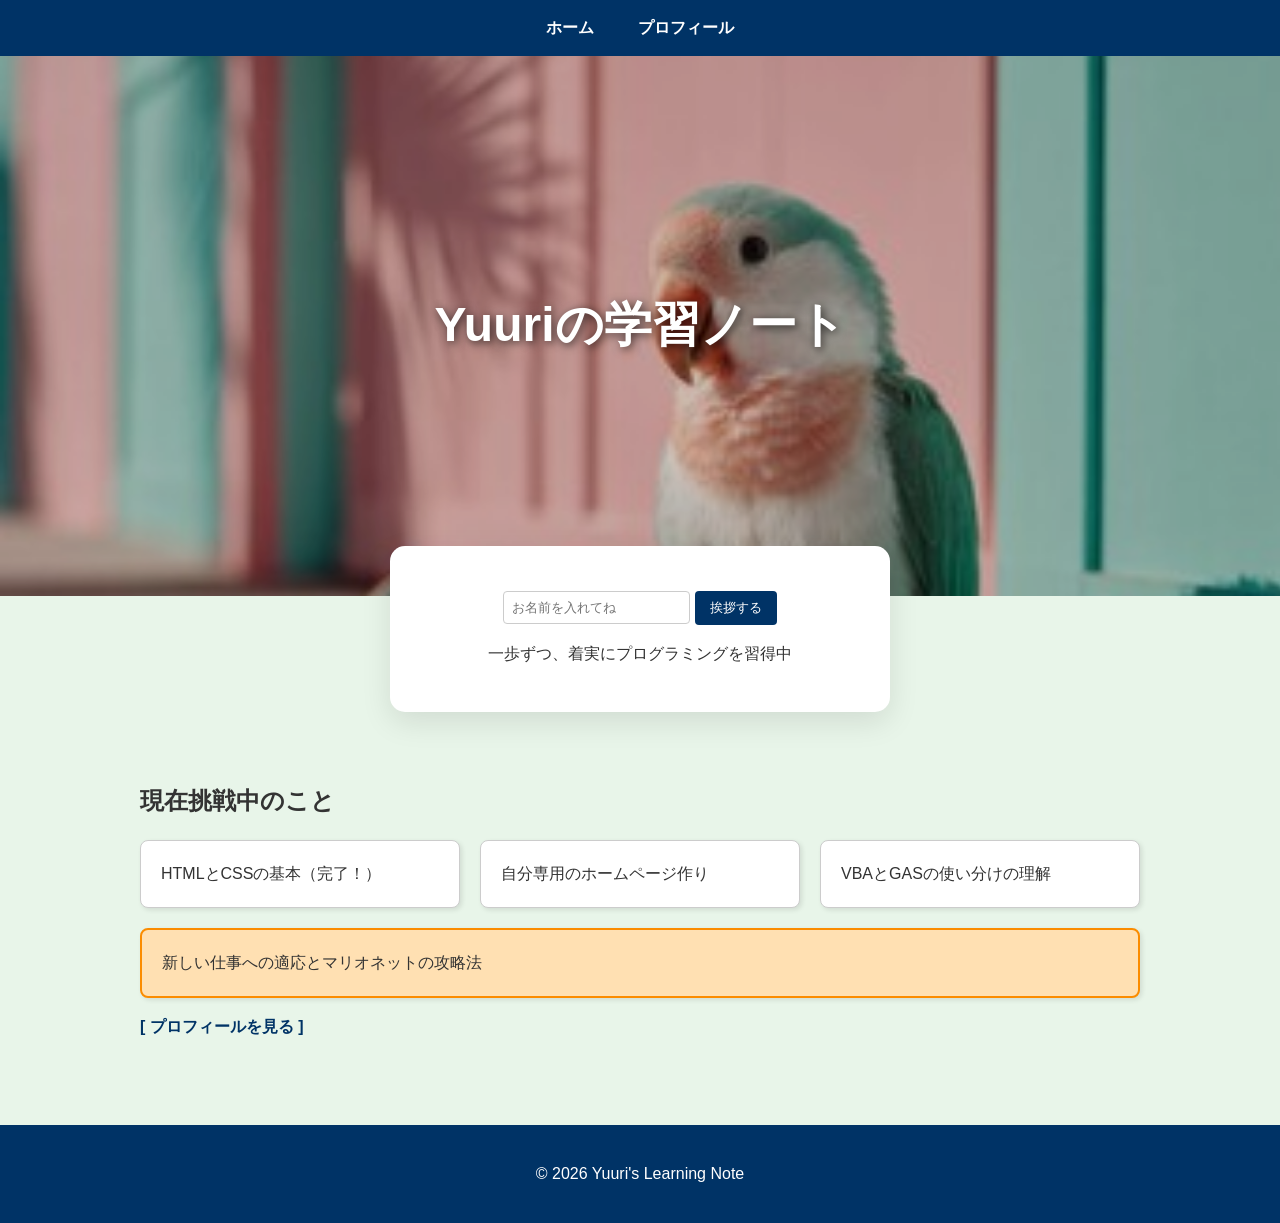
<file: index.html>
<!DOCTYPE html>
<html lang="ja">
<head>
  <meta charset="UTF-8">
  <meta name="viewport" content="width=device-width, initial-scale=1.0">
  <title>マイホームページ - Yuuriの学習ノート</title>
  <link rel="stylesheet" href="style.css?v=3"> </head>
<body>

  <nav class="nav-menu">
    <a href="index.html">ホーム</a>
    <a href="profile.html">プロフィール</a>
  </nav>

  <header class="hero-section">
    <div class="hero-content">
      <h1>Yuuriの学習ノート</h1>
    </div>
  </header>

  <div class="card no-hover greeting-card">
    <div class="card-body">
      <div class="input-area">
        <input type="text" id="user-name" placeholder="お名前を入れてね">
        <button id="greet-btn">挨拶する</button>
      </div>
      <p id="welcome-msg">一歩ずつ、着実にプログラミングを習得中</p>
    </div>
  </div>

  <div class="content">
    <h2>現在挑戦中のこと</h2>
    <ul>
      <li>HTMLとCSSの基本（完了！）</li>
      <li>自分専用のホームページ作り</li>
      <li>VBAとGASの使い分けの理解</li>
      <li id="featured">新しい仕事への適応とマリオネットの攻略法</li>
    </ul>
    <p><a href="profile.html" class="link-btn">[ プロフィールを見る ]</a></p>
  </div>

  <footer class="footer">
    <p>&copy; 2026 Yuuri's Learning Note</p>
  </footer>

  <script src="script.js"></script>
</body>
</html>
</file>
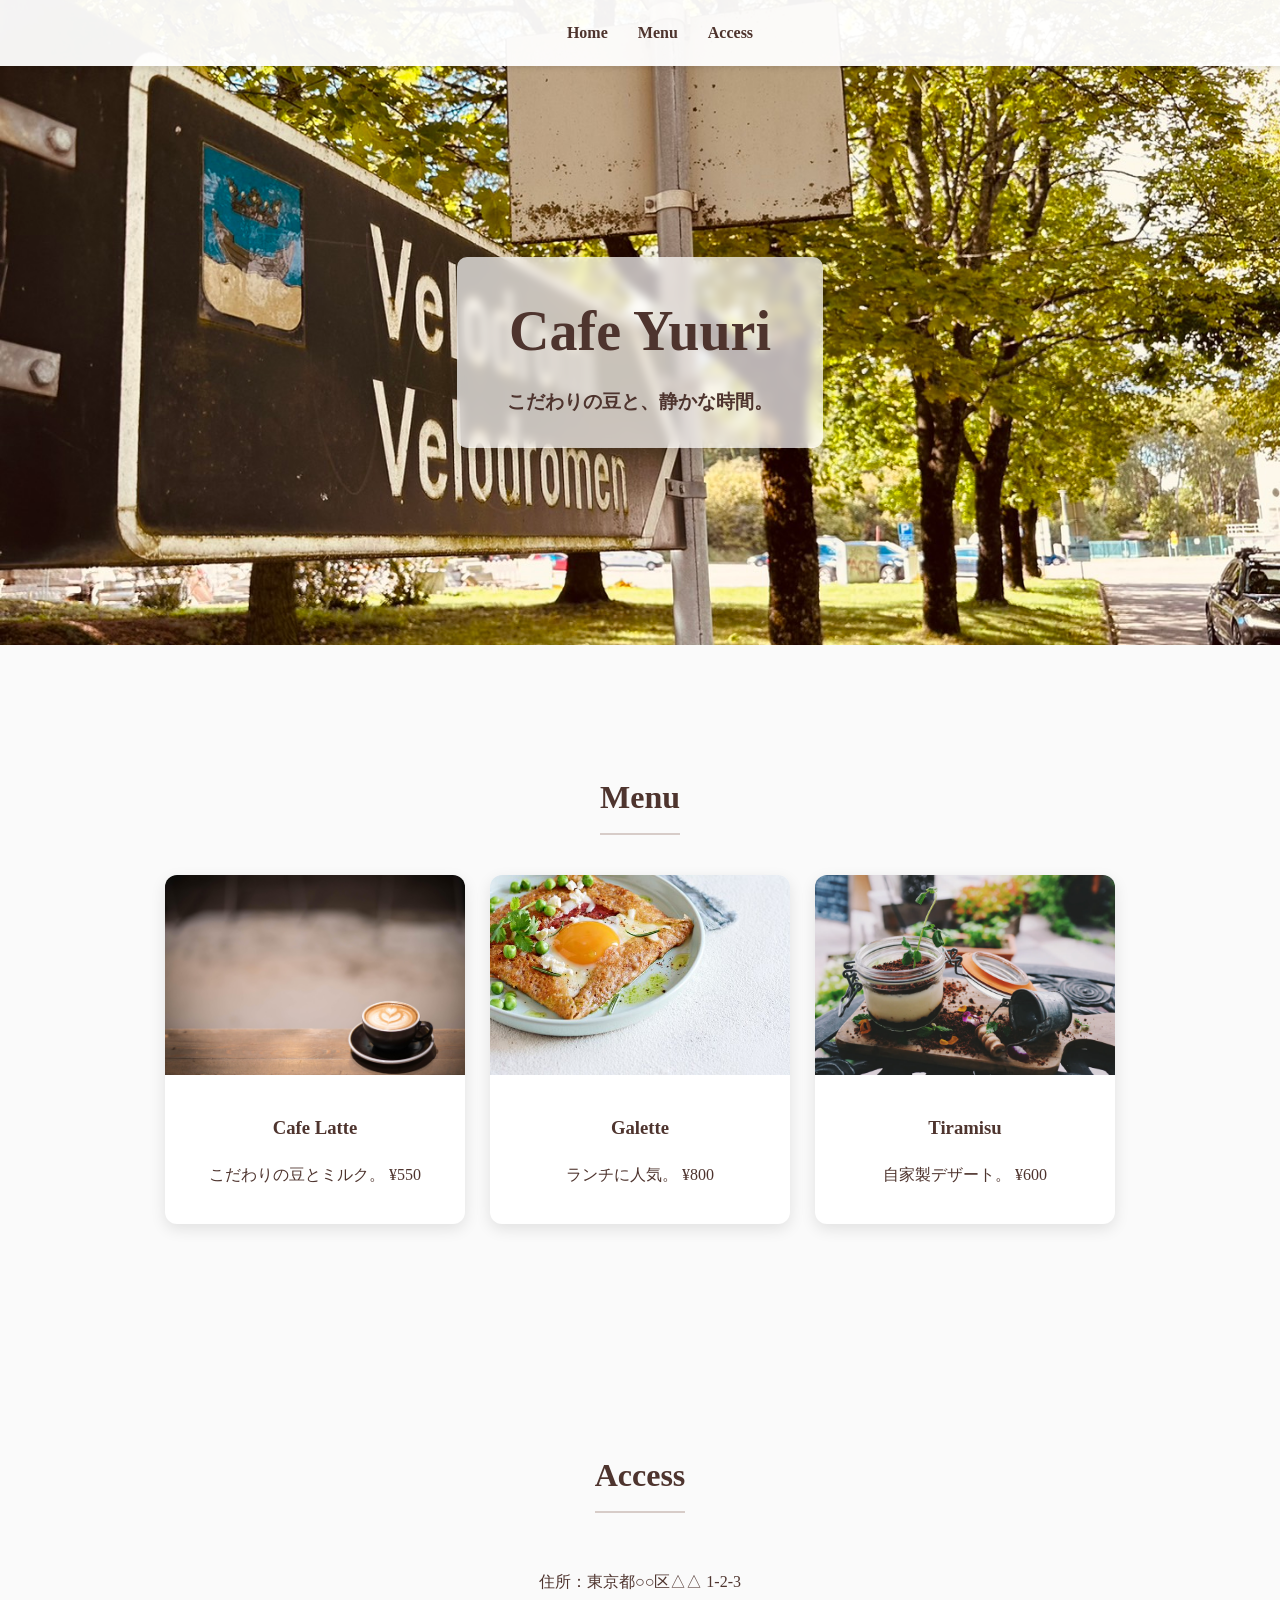
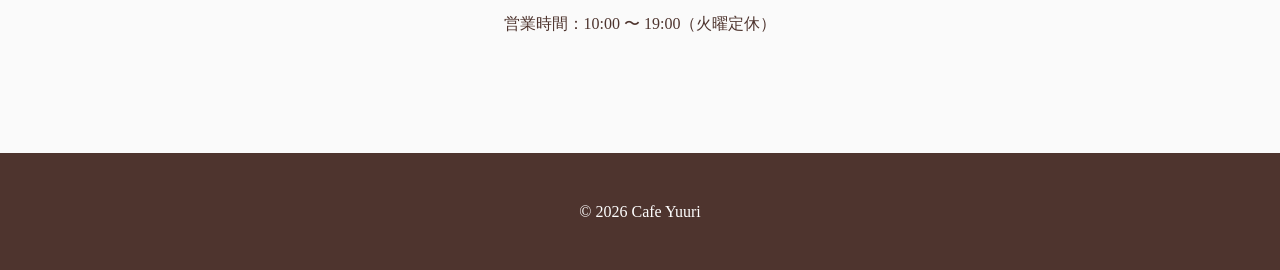
<file: cafe.html>
<!DOCTYPE html>
<html lang="ja">
<head>
  <meta charset="UTF-8">
  <meta name="viewport" content="width=device-width, initial-scale=1.0">
  <title>Cafe Yuuri - 至福のひととき</title>
  <link rel="stylesheet" href="cafe-style.css?v=14">
</head>
<body>

  <header>
    <nav class="cafe-nav">
      <ul>
        <li><a href="#home">Home</a></li>
        <li><a href="#menu">Menu</a></li>
        <li><a href="#access">Access</a></li>
      </ul>
    </nav>
  </header>

  <section id="home" class="cafe-hero">
    <div class="hero-text">
      <h1>Cafe Yuuri</h1>
      <p>こだわりの豆と、静かな時間。</p>
    </div>
  </section>

  <section id="menu" class="cafe-content">
    <h2>Menu</h2>
    <div class="menu-list">
      <div class="menu-item cafe-card">
        <img src="latte.jpg" alt="Cafe Latte" class="menu-img">
        <div class="menu-text">
          <h3>Cafe Latte</h3>
          <p>こだわりの豆とミルク。 ¥550</p>
        </div>
      </div>
      <div class="menu-item cafe-card featured">
        <img src="galette.jpg" alt="Galette" class="menu-img">
        <div class="menu-text">
          <h3>Galette</h3>
          <p>ランチに人気。 ¥800</p>
        </div>
      </div>
      <div class="menu-item cafe-card">
        <img src="tiramisu.png" alt="Tiramisu" class="menu-img">
        <div class="menu-text">
          <h3>Tiramisu</h3>
          <p>自家製デザート。 ¥600</p>
        </div>
      </div>
    </div>
  </section>

  <section id="access" class="cafe-content">
    <h2>Access</h2>
    <p>住所：東京都○○区△△ 1-2-3</p>
    <p>営業時間：10:00 〜 19:00（火曜定休）</p>
  </section>

  <footer class="footer">
    <p>&copy; 2026 Cafe Yuuri</p>
  </footer>

</body>
</html>
</file>
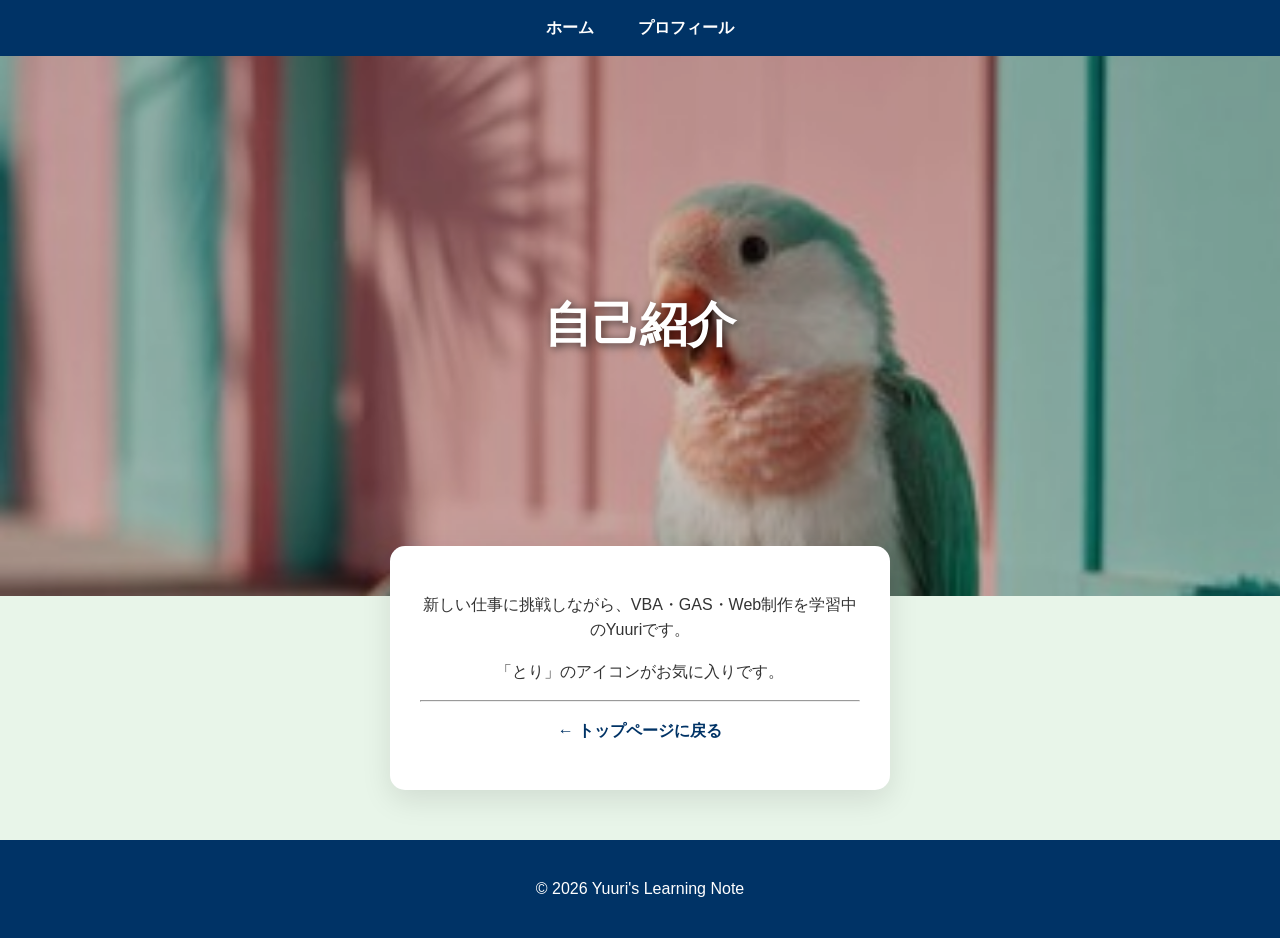
<file: profile.html>
<!DOCTYPE html>
<html lang="ja">
<head>
  <meta charset="UTF-8">
  <title>プロフィール - Yuuriの学習ノート</title>
  <link rel="stylesheet" href="style.css">
</head>
<body>

  <nav class="nav-menu">
    <a href="index.html">ホーム</a>
    <a href="profile.html">プロフィール</a>
  </nav>

  <header class="hero-section">
    <div class="hero-content">
      <h1>自己紹介</h1>
    </div>
  </header>

  <div class="card no-hover">
    <div class="card-body">
      <p><span id="welcome-msg"></span></p>
      <p>新しい仕事に挑戦しながら、VBA・GAS・Web制作を学習中のYuuriです。</p>
      <p>「とり」のアイコンがお気に入りです。</p>
      <hr>
      <p><a href="index.html" class="link-btn">← トップページに戻る</a></p>
    </div>
  </div>

  <footer class="footer">
    <p>&copy; 2026 Yuuri's Learning Note</p>
  </footer>

  <script src="script.js"></script>
</body>
</html>
</file>
<file: style.css>
/* --- style.css 全文 --- */

body {
  font-family: "Helvetica Neue", Arial, sans-serif;
  margin: 0;
  line-height: 1.6;
  background-color: #e8f5e9;
  color: #333;
}

/* ナビゲーション */
.nav-menu {
  background-color: #003366;
  padding: 15px;
  text-align: center;
}
.nav-menu a {
  color: white;
  text-decoration: none;
  margin: 0 20px;
  font-weight: bold;
}

/* ヒーローセクション（とりの画像エリア） */
.hero-section {
  width: 100%;
  height: 60vh; /* 高さを画面の半分に広げて「とり」を見えやすく */
  background-image: url("とり.jpg");
  background-size: cover;
  background-position: background-position: 50% 30%; /* 画像の真ん中を優先表示 */
  background-attachment: fixed; /* パララックス効果 */
  display: flex;
  justify-content: center;
  align-items: center;
  position: relative;
}

/* 画像の上の文字を読みやすくする黒い幕 */
.hero-section::before {
  content: "";
  position: absolute;
  top: 0; left: 0; width: 100%; height: 100%;
  background: rgba(0, 0, 0, 0.2);
}

.hero-content {
  position: relative;
  z-index: 2;
  color: white;
  text-align: center;
}

.hero-content h1 {
  font-size: 3rem;
  margin: 0;
  text-shadow: 2px 2px 10px rgba(0,0,0,0.7);
}

/* カード共通設定 */
.card {
  background: white;
  border-radius: 15px;
  display: block;
  margin: -50px auto 30px; /* 画像に50px重ねる */
  width: 90%;
  max-width: 500px;
  box-shadow: 0 10px 30px rgba(0,0,0,0.1);
  position: relative;
  z-index: 10;
  transition: 0.3s;
}

.card-body {
  padding: 30px;
  text-align: center;
}

/* ホバー設定（no-hoverがない場合のみ動く） */
.card:hover {
  transform: translateY(-5px);
  box-shadow: 0 15px 40px rgba(0,0,0,0.2);
}

/* ホバー無効化 */
.card.no-hover:hover {
  transform: none;
  box-shadow: 0 10px 30px rgba(0,0,0,0.1);
  cursor: default;
}

/* コンテンツエリア */
.content {
  padding: 20px;
  max-width: 1000px;
  margin: 0 auto;
}
.content ul {
  display: flex;
  flex-wrap: wrap;
  gap: 20px;
  padding: 0;
  list-style: none;
}
.content li {
  flex: 1;
  min-width: 250px;
  background-color: white;
  border: 1px solid #ccc;
  border-radius: 8px;
  padding: 20px;
  box-shadow: 2px 2px 5px rgba(0,0,0,0.1);
  transition: 0.3s;
}
.content li:hover {
  transform: translateY(-5px);
  background-color: #f1f8e9;
}
#featured {
  background-color: #ffe0b2;
  border: 2px solid #fb8c00;
}

/* ボタン・フッター・その他 */
.input-area { margin: 15px 0; }
input { padding: 8px; border-radius: 4px; border: 1px solid #ccc; }
button { padding: 8px 15px; background: #003366; color: white; border: none; border-radius: 4px; cursor: pointer; }

.footer {
  background: #003366;
  color: white;
  text-align: center;
  padding: 20px 0;
  margin-top: 50px;
}
.link-btn { color: #003366; font-weight: bold; text-decoration: none; }

/* --- style.css の一番下にあるレスポンシブ部分を修正 --- */

@media (max-width: 600px) {
  .hero-section {
    height: 35vh; /* スマホでは高さを少し抑える（画面の35%） */
    background-attachment: scroll; /* スマホではパララックスをオフにする（動作が安定します） */
    background-position: center center; /* 画像の真ん中を映す */
  }

  .hero-content h1 {
    font-size: 1.8rem; /* 文字を少し小さくしてバランス調整 */
  }

  .card {
    width: 95%; /* 横幅いっぱいに近くする */
    margin-top: -30px; /* 重なり具合を浅くする */
  }

  .content ul {
    flex-direction: column; /* 縦並びにする */
  }
}
</file>
<file: cafe-style.css>
/* cafe-style.css */

body {
  margin: 0;
  font-family: "Georgia", serif;
  color: #4e342e;
  background-color: #fafafa;
  line-height: 1.6;
}

/* ナビゲーション */
.cafe-nav {
  background-color: rgba(255, 255, 255, 0.95);
  padding: 20px;
  position: fixed;
  width: 100%;
  top: 0;
  z-index: 100;
  box-shadow: 0 2px 5px rgba(0,0,0,0.1);
}

.cafe-nav ul {
  list-style: none;
  margin: 0;
  padding: 0;
  display: flex;
  justify-content: center;
}

.cafe-nav li {
  margin: 0 15px;
}

.cafe-nav a {
  text-decoration: none;
  color: #4e342e;
  font-weight: bold;
}

/* メインビジュアル（背景画像） */
.cafe-hero {
  height: 65vh;
  background-image: url("Velo.JPG");
  background-size: cover;
  background-position: center;
  background-repeat: no-repeat;
  display: flex;
  justify-content: center;
  align-items: center;
  text-align: center;
  padding-top: 60px;
}

/* ★文字を乗せる「白い板」の設定 */
.hero-text {
  background-color: rgba(255, 255, 255, 0.7); /* 白色の70%の濃さ（半透明） */
  padding: 30px 50px;             /* 上下左右の余白（板の広さ） */
  border-radius: 10px;            /* 角を少し丸くする */
  color: #4e342e;                 /* 文字色は読みやすい濃いブラウンに */
  backdrop-filter: blur(5px);     /* 背景の写真を少しぼかす（高級感が出ます） */
  box-shadow: 0 4px 15px rgba(0,0,0,0.2); /* 板に影を付けて浮き上がらせる */
}



.hero-text h1 {
  font-size: 3.5rem;
  margin: 0 0 10px 0;
}

.hero-text p {
  font-size: 1.2rem;
  margin: 0;
  font-weight: bold;
}

/* コンテンツ共通 */
.cafe-content {
  padding: 100px 20px;
  max-width: 1000px;
  margin: 0 auto;
  text-align: center;
}

.cafe-content h2 {
  font-size: 2rem;
  margin-bottom: 40px;
  border-bottom: 2px solid #d7ccc8;
  display: inline-block;
  padding-bottom: 10px;
}

/* メニューカード設定 */
.menu-list {
  display: flex;
  justify-content: center;
  flex-wrap: wrap;
  gap: 25px;
}

.cafe-card {
  flex: 1;
  min-width: 280px;
  max-width: 300px;
  background: white;
  border-radius: 12px;
  overflow: hidden;
  box-shadow: 0 5px 15px rgba(0,0,0,0.1);
}

.menu-img {
  width: 100%;
  height: 200px;
  object-fit: cover;
  display: block;
}

.menu-text {
  padding: 20px;
}

.footer {
  background-color: #4e342e;
  color: white;
  padding: 30px;
  text-align: center;
}

/* スマホ表示 */
@media (max-width: 600px) {
  .hero-text {
    width: 80%;       /* スマホでは板の横幅を広げる */
    padding: 20px;
  }
  .hero-text h1 {
    font-size: 2.2rem;
  }
  .menu-list {
    flex-direction: column;
    align-items: center;
  }
}
</file>
